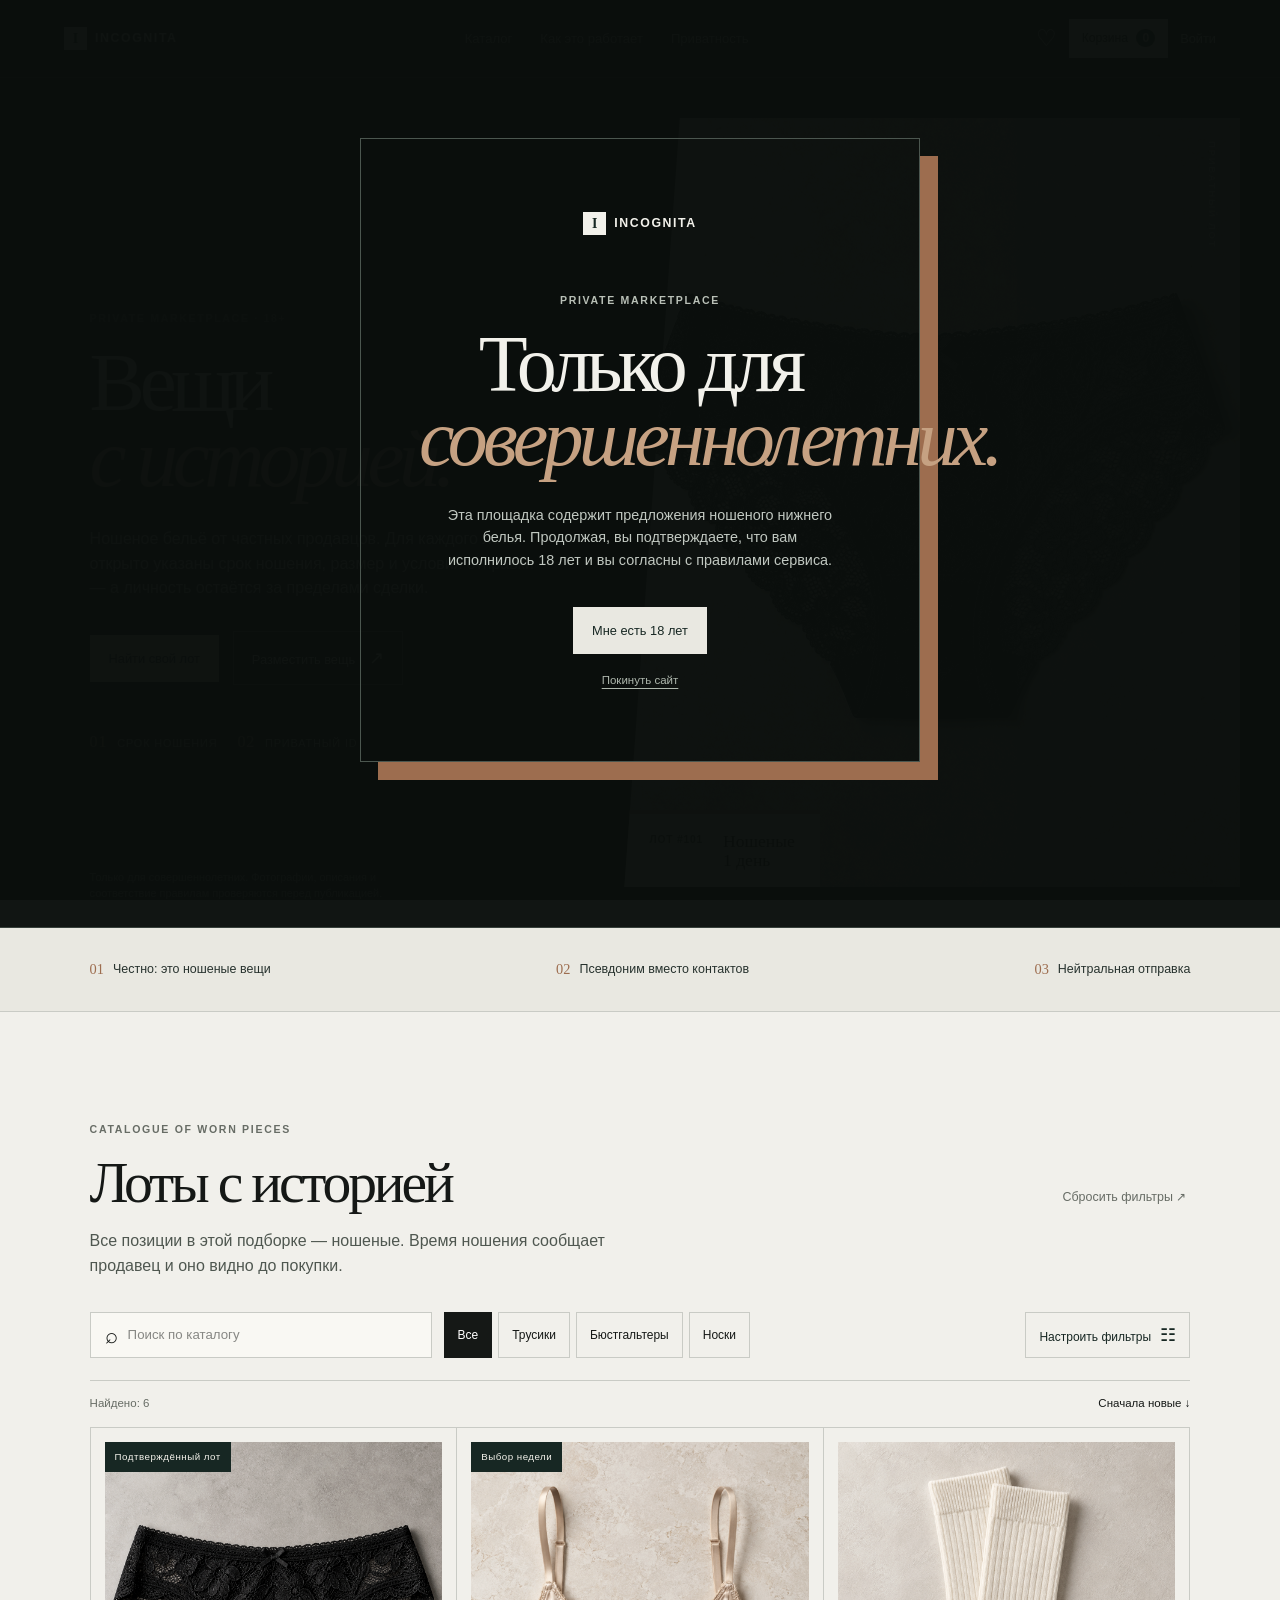
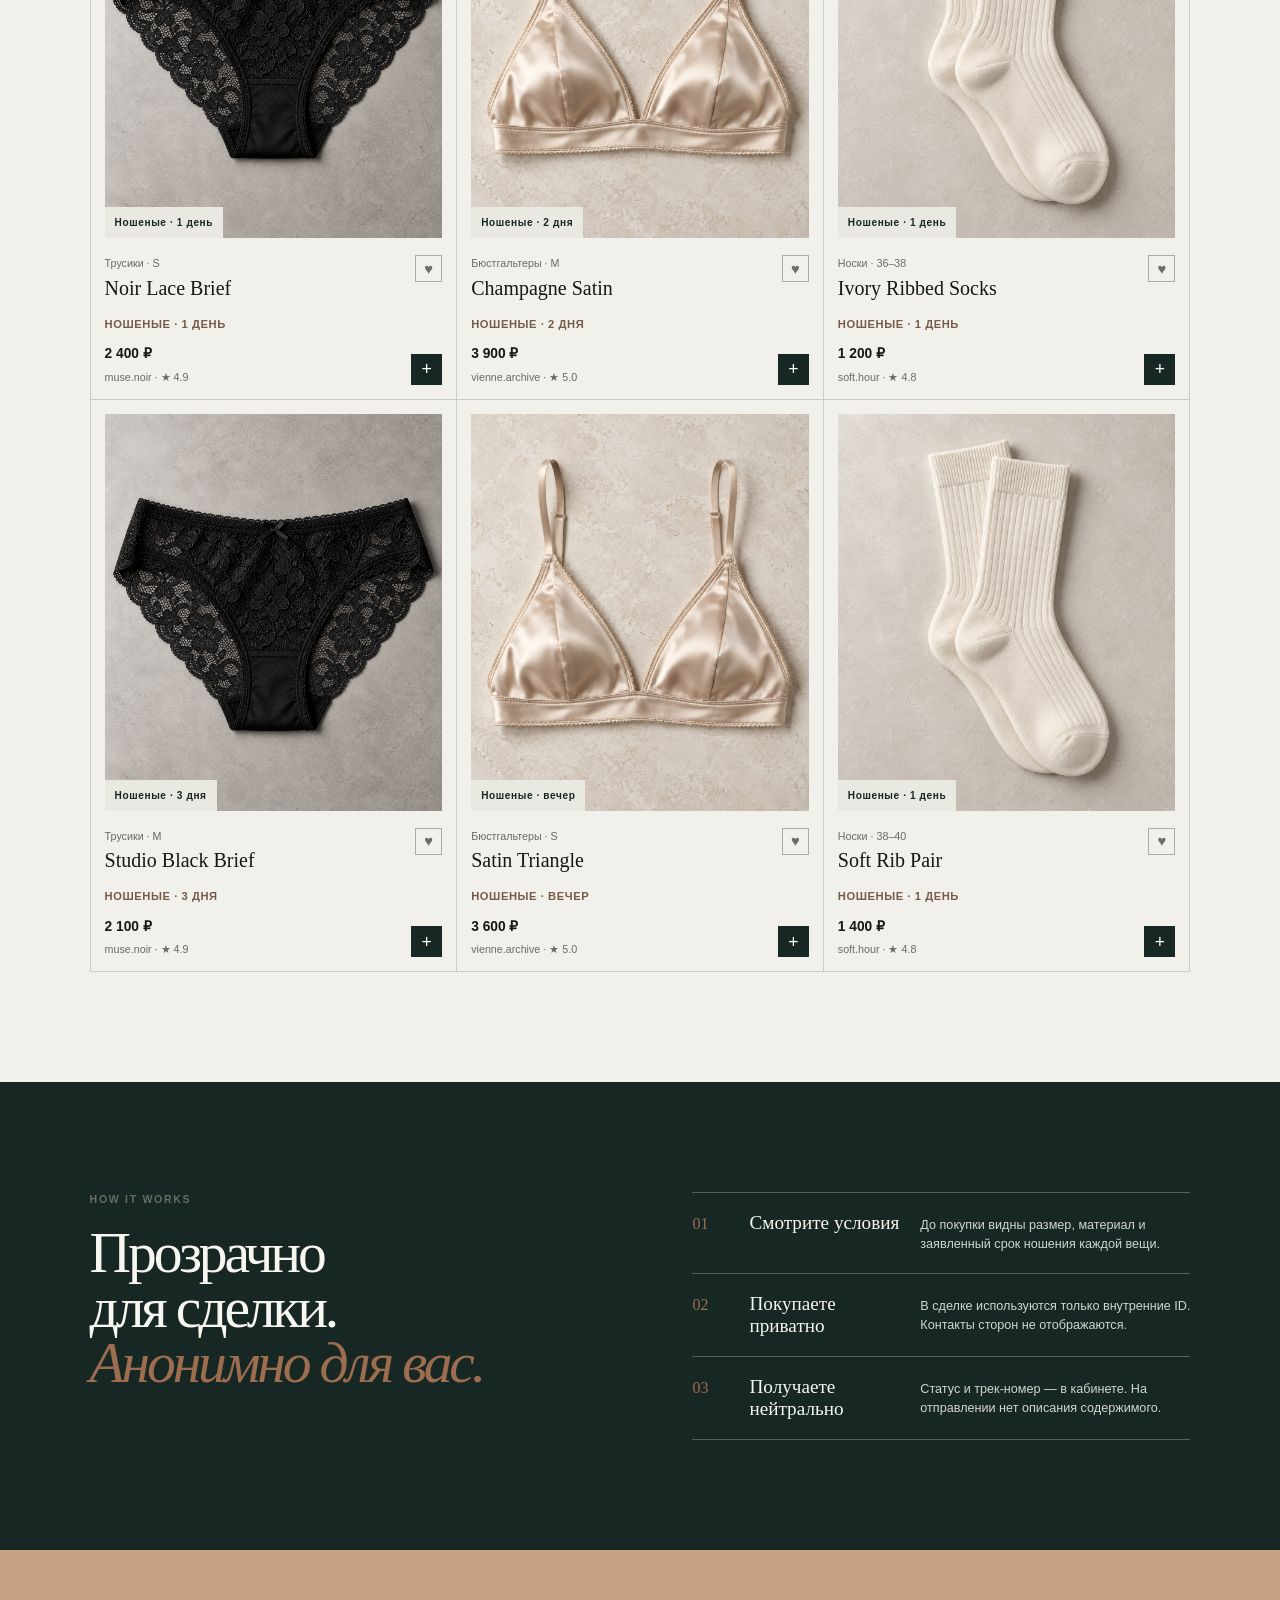
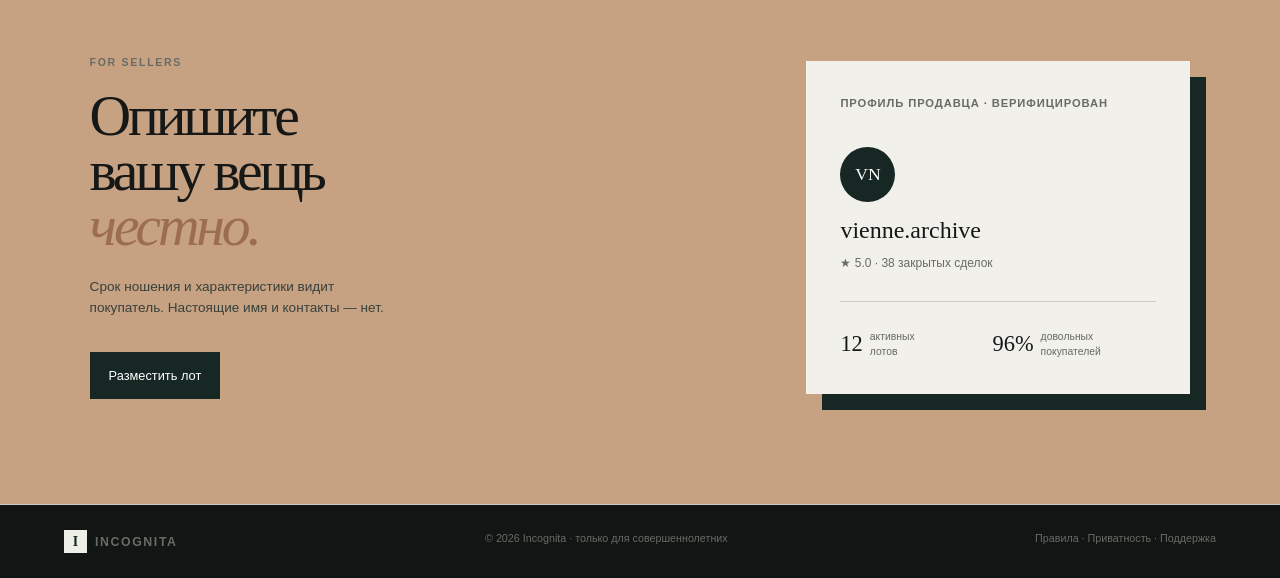
<file: index.html>
<!DOCTYPE html><html lang="ru"><head><meta charSet="utf-8"/><meta name="viewport" content="width=device-width, initial-scale=1"/><link rel="stylesheet" href="/_next/static/css/index.CmVcNhBQ.css" data-rsc-css-href="/_next/static/css/index.CmVcNhBQ.css" data-precedence="vite-rsc/importer-resources"/><link rel="modulepreload" fetchPriority="low" href="/_next/static/chunks/index-2G8L-bFI.js"/><script src="/_next/static/chunks/rolldown-runtime-C60lm6uB.js" type="module" async=""></script><script src="/_next/static/chunks/framework-D_rUT4EX.js" type="module" async=""></script><link rel="modulepreload" href="/_next/static/chunks/layout-segment-context-CDnFYkPY.js" crossorigin=""/><link rel="modulepreload" href="/_next/static/chunks/page-f1mQorHF.js" crossorigin=""/><title>Incognita — private marketplace</title><meta name="description" content="Закрытая площадка для приватной покупки и продажи вещей."/><link rel="shortcut icon" href="/favicon-thong.svg"/><link rel="icon" href="/favicon-thong.svg"/><script>Object.assign(((self[Symbol.for("vinext.navigationRuntime")]??={bootstrap:{routeManifest:null},functions:{}}).bootstrap.rsc??={rsc:[]}),{params:{},nav:{"pathname":"/","searchParams":[]}})</script><link rel="modulepreload" href="/_next/static/chunks/index-2G8L-bFI.js" />
</head><body><main><section class="age-gate" role="dialog" aria-modal="true" aria-labelledby="age-title"><div class="age-card"><span class="brand"><span class="brand-mark">I</span> INCOGNITA</span><p class="eyebrow">PRIVATE MARKETPLACE</p><h1 id="age-title">Только для<br/><em>совершеннолетних.</em></h1><p>Эта площадка содержит предложения ношеного нижнего белья. Продолжая, вы подтверждаете, что вам исполнилось 18 лет и вы согласны с правилами сервиса.</p><button class="button primary">Мне есть 18 лет</button><a href="https://www.google.com/" class="age-exit">Покинуть сайт</a></div></section><header class="topbar"><button class="brand" aria-label="На главную"><span class="brand-mark">I</span><span>INCOGNITA</span></button><nav class="desktop-nav" aria-label="Главное меню"><a href="#catalog">Каталог</a><a href="#how">Как это работает</a><a href="#safety">Приватность</a></nav><div class="header-actions"><button class="icon-button" aria-label="Избранное">♡<i></i></button><button class="cart-button">Корзина <b>0</b></button><button class="signin">Войти</button></div></header><section class="hero"><div class="hero-copy"><p class="eyebrow">PRIVATE MARKETPLACE · 18+</p><h1>Вещи<br/><em>с историей.</em></h1><p class="hero-text">Ношеное бельё от частных продавцов. Для каждого лота открыто указаны срок ношения, размер и условия отправки — а личность остаётся за пределами сделки.</p><div class="hero-actions"><a class="button primary" href="#catalog">Найти свой лот</a><button class="button quiet">Разместить вещь <span>↗</span></button></div><div class="hero-facts"><span><b>01</b> срок ношения</span><span><b>02</b> приватный ID</span></div></div><div class="hero-visual" aria-label="Лот недели"><img src="/products/noir-lace.png" alt="Чёрные кружевные трусы, выставленные отдельным лотом"/><div class="visual-tag"><span>ЛОТ #101</span><strong>Ношеные<br/>1 день</strong></div></div><p class="hero-note">Только для совершеннолетних. Фотографии, описания и соответствие правилам проверяются перед публикацией.</p></section><section class="trust-strip" id="safety"><span><b>01</b> Честно: это ношеные вещи</span><span><b>02</b> Псевдоним вместо контактов</span><span><b>03</b> Нейтральная отправка</span></section><section class="catalog-section" id="catalog"><div class="section-heading"><div><p class="eyebrow">CATALOGUE OF WORN PIECES</p><h2>Лоты с историей</h2></div><button class="text-link">Сбросить фильтры ↗</button></div><p class="catalog-intro">Все позиции в этой подборке — ношеные. Время ношения сообщает продавец и оно видно до покупки.</p><div class="catalog-tools"><label class="search"><span>⌕</span><input placeholder="Поиск по каталогу" aria-label="Поиск по каталогу" value=""/></label><div class="chips" role="group" aria-label="Категория"><button class="active">Все</button><button class="">Трусики</button><button class="">Бюстгальтеры</button><button class="">Носки</button></div><button class="filter-button">Настроить фильтры <span>☷</span></button></div><div class="catalog-meta"><span>Найдено: <!-- -->6</span><button>Сначала новые ↓</button></div><div class="product-grid"><article class="product-card"><button class="photo-button" aria-label="Открыть Noir Lace Brief"><img src="/products/noir-lace.png" alt="Noir Lace Brief"/><span class="badge">Подтверждённый лот</span><span class="wear-stamp">Ношеные · 1 день</span></button><div class="card-copy"><div class="card-head"><div><p>Трусики<!-- --> · <!-- -->S</p><h3>Noir Lace Brief</h3></div><button class="heart" aria-label="Добавить в избранное">♥</button></div><p class="wear-line">Ношеные · 1 день</p><div class="product-bottom"><div><strong>2 400<!-- --> ₽</strong><span>muse.noir<!-- --> · ★ <!-- -->4.9</span></div><button class="plus" aria-label="Добавить в корзину">+</button></div></div></article><article class="product-card"><button class="photo-button" aria-label="Открыть Champagne Satin"><img src="/products/champagne-satin.png" alt="Champagne Satin"/><span class="badge">Выбор недели</span><span class="wear-stamp">Ношеные · 2 дня</span></button><div class="card-copy"><div class="card-head"><div><p>Бюстгальтеры<!-- --> · <!-- -->M</p><h3>Champagne Satin</h3></div><button class="heart" aria-label="Добавить в избранное">♥</button></div><p class="wear-line">Ношеные · 2 дня</p><div class="product-bottom"><div><strong>3 900<!-- --> ₽</strong><span>vienne.archive<!-- --> · ★ <!-- -->5.0</span></div><button class="plus" aria-label="Добавить в корзину">+</button></div></div></article><article class="product-card"><button class="photo-button" aria-label="Открыть Ivory Ribbed Socks"><img src="/products/ivory-socks.png" alt="Ivory Ribbed Socks"/><span class="wear-stamp">Ношеные · 1 день</span></button><div class="card-copy"><div class="card-head"><div><p>Носки<!-- --> · <!-- -->36–38</p><h3>Ivory Ribbed Socks</h3></div><button class="heart" aria-label="Добавить в избранное">♥</button></div><p class="wear-line">Ношеные · 1 день</p><div class="product-bottom"><div><strong>1 200<!-- --> ₽</strong><span>soft.hour<!-- --> · ★ <!-- -->4.8</span></div><button class="plus" aria-label="Добавить в корзину">+</button></div></div></article><article class="product-card"><button class="photo-button" aria-label="Открыть Studio Black Brief"><img src="/products/noir-lace.png" alt="Studio Black Brief"/><span class="wear-stamp">Ношеные · 3 дня</span></button><div class="card-copy"><div class="card-head"><div><p>Трусики<!-- --> · <!-- -->M</p><h3>Studio Black Brief</h3></div><button class="heart" aria-label="Добавить в избранное">♥</button></div><p class="wear-line">Ношеные · 3 дня</p><div class="product-bottom"><div><strong>2 100<!-- --> ₽</strong><span>muse.noir<!-- --> · ★ <!-- -->4.9</span></div><button class="plus" aria-label="Добавить в корзину">+</button></div></div></article><article class="product-card"><button class="photo-button" aria-label="Открыть Satin Triangle"><img src="/products/champagne-satin.png" alt="Satin Triangle"/><span class="wear-stamp">Ношеные · вечер</span></button><div class="card-copy"><div class="card-head"><div><p>Бюстгальтеры<!-- --> · <!-- -->S</p><h3>Satin Triangle</h3></div><button class="heart" aria-label="Добавить в избранное">♥</button></div><p class="wear-line">Ношеные · вечер</p><div class="product-bottom"><div><strong>3 600<!-- --> ₽</strong><span>vienne.archive<!-- --> · ★ <!-- -->5.0</span></div><button class="plus" aria-label="Добавить в корзину">+</button></div></div></article><article class="product-card"><button class="photo-button" aria-label="Открыть Soft Rib Pair"><img src="/products/ivory-socks.png" alt="Soft Rib Pair"/><span class="wear-stamp">Ношеные · 1 день</span></button><div class="card-copy"><div class="card-head"><div><p>Носки<!-- --> · <!-- -->38–40</p><h3>Soft Rib Pair</h3></div><button class="heart" aria-label="Добавить в избранное">♥</button></div><p class="wear-line">Ношеные · 1 день</p><div class="product-bottom"><div><strong>1 400<!-- --> ₽</strong><span>soft.hour<!-- --> · ★ <!-- -->4.8</span></div><button class="plus" aria-label="Добавить в корзину">+</button></div></div></article></div></section><section class="how" id="how"><div><p class="eyebrow">HOW IT WORKS</p><h2>Прозрачно<br/>для сделки.<br/><em>Анонимно для вас.</em></h2></div><div class="steps"><article><span>01</span><h3>Смотрите условия</h3><p>До покупки видны размер, материал и заявленный срок ношения каждой вещи.</p></article><article><span>02</span><h3>Покупаете приватно</h3><p>В сделке используются только внутренние ID. Контакты сторон не отображаются.</p></article><article><span>03</span><h3>Получаете нейтрально</h3><p>Статус и трек-номер — в кабинете. На отправлении нет описания содержимого.</p></article></div></section><section class="sellers"><div class="seller-intro"><p class="eyebrow">FOR SELLERS</p><h2>Опишите<br/>вашу вещь<br/><em>честно.</em></h2><p class="seller-lead">Срок ношения и характеристики видит покупатель. Настоящие имя и контакты — нет.</p><button class="button primary">Разместить лот</button></div><div class="seller-card"><p>Профиль продавца · верифицирован</p><div class="seller-avatar">VN</div><h3>vienne.archive</h3><span>★ 5.0 · 38 закрытых сделок</span><hr/><div><b>12</b><small>активных<br/>лотов</small><b>96%</b><small>довольных<br/>покупателей</small></div></div></section><footer><span class="brand"><span class="brand-mark">I</span> INCOGNITA</span><span>© 2026 Incognita · только для совершеннолетних</span><span>Правила · Приватность · Поддержка</span></footer><nav class="mobile-nav" aria-label="Навигация"><button>⌂<span>Главная</span></button><button>⌕<span>Каталог</span></button><button>♡<span>Избранное</span></button><button>◉<span>Профиль</span></button></nav></main><script type="module" src="/_next/static/chunks/index-2G8L-bFI.js" id="_R_" async=""></script><script>((self[Symbol.for("vinext.navigationRuntime")]??={bootstrap:{routeManifest:null},functions:{}}).bootstrap.rsc??={rsc:[]}).rsc.push("2:I[\"8c0f216c4604\",[],\"Children\",1]\n")</script><script>((self[Symbol.for("vinext.navigationRuntime")]??={bootstrap:{routeManifest:null},functions:{}}).bootstrap.rsc??={rsc:[]}).rsc.push("3:I[\"593f344dc510\",[],\"GlobalErrorBoundary\",1]\n")</script><script>((self[Symbol.for("vinext.navigationRuntime")]??={bootstrap:{routeManifest:null},functions:{}}).bootstrap.rsc??={rsc:[]}).rsc.push("4:I[\"0b874ad30386\",[],\"default\",1]\n")</script><script>((self[Symbol.for("vinext.navigationRuntime")]??={bootstrap:{routeManifest:null},functions:{}}).bootstrap.rsc??={rsc:[]}).rsc.push("5:I[\"593f344dc510\",[],\"ErrorBoundary\",1]\n")</script><script>((self[Symbol.for("vinext.navigationRuntime")]??={bootstrap:{routeManifest:null},functions:{}}).bootstrap.rsc??={rsc:[]}).rsc.push("6:I[\"15c18cfaeeff\",[],\"LayoutSegmentProvider\",1]\n")</script><script>((self[Symbol.for("vinext.navigationRuntime")]??={bootstrap:{routeManifest:null},functions:{}}).bootstrap.rsc??={rsc:[]}).rsc.push("7:I[\"8c0f216c4604\",[],\"Slot\",1]\n")</script><script>((self[Symbol.for("vinext.navigationRuntime")]??={bootstrap:{routeManifest:null},functions:{}}).bootstrap.rsc??={rsc:[]}).rsc.push("8:I[\"593f344dc510\",[],\"NotFoundBoundary\",1]\n")</script><script>((self[Symbol.for("vinext.navigationRuntime")]??={bootstrap:{routeManifest:null},functions:{}}).bootstrap.rsc??={rsc:[]}).rsc.push("9:I[\"9276801271d6\",[],\"AppRouterScrollTarget\",1]\n")</script><script>((self[Symbol.for("vinext.navigationRuntime")]??={bootstrap:{routeManifest:null},functions:{}}).bootstrap.rsc??={rsc:[]}).rsc.push("a:I[\"593f344dc510\",[],\"RedirectBoundary\",1]\n")</script><script>((self[Symbol.for("vinext.navigationRuntime")]??={bootstrap:{routeManifest:null},functions:{}}).bootstrap.rsc??={rsc:[]}).rsc.push(":HL[\"/_next/static/css/index.CmVcNhBQ.css\",\"style\"     ]\n")</script><script>((self[Symbol.for("vinext.navigationRuntime")]??={bootstrap:{routeManifest:null},functions:{}}).bootstrap.rsc??={rsc:[]}).rsc.push("0:{\"page:/\":\"$L1\",\"layout:/\":[[[\"$\",\"link\",\"css:/_next/static/css/index.CmVcNhBQ.css\",{\"rel\":\"stylesheet\",\"precedence\":\"vite-rsc/importer-resources\",\"href\":\"/_next/static/css/index.CmVcNhBQ.css\",\"data-rsc-css-href\":\"/_next/static/css/index.CmVcNhBQ.css\"}],\"$undefined\"],[\"$\",\"html\",null,{\"lang\":\"ru\",\"children\":[\"$\",\"body\",null,{\"children\":[\"$\",\"$L2\",null,{}]}]}]],\"route:/\":[[[\"$\",\"meta\",null,{\"charSet\":\"utf-8\"}],[[\"$\",\"title\",\"0\",{\"children\":\"Incognita — private marketplace\"}],[\"$\",\"meta\",\"1\",{\"name\":\"description\",\"content\":\"Закрытая площадка для приватной покупки и продажи вещей.\"}],[\"$\",\"link\",\"2\",{\"data-vinext-streamed-icon\":\"$undefined\",\"rel\":\"shortcut icon\",\"href\":\"/favicon-thong.svg\",\"type\":\"$undefined\",\"sizes\":\"$undefined\",\"color\":\"$undefined\",\"media\":\"$undefined\",\"fetchPriority\":\"$undefined\"}],[\"$\",\"link\",\"3\",{\"data-vinext-streamed-icon\":\"$undefined\",\"rel\":\"icon\",\"href\":\"/favicon-thong.svg\",\"type\":\"$undefined\",\"sizes\":\"$undefined\",\"color\":\"$undefined\",\"media\":\"$undefined\",\"fetchPriority\":\"$undefined\"}]],[[\"$\",\"meta\",\"0\",{\"name\":\"viewport\",\"content\":\"width=device-width, initial-scale=1\"}]]],[\"$\",\"$L3\",null,{\"fallback\":\"$4\",\"children\":[\"$\",\"$L5\",null,{\"fallback\":\"$4\",\"children\":[\"$\",\"$L6\",null,{\"providerId\":\"layout:/\",\"segmentMap\":{\"children\":[]},\"children\":[\"$\",\"$L7\",null,{\"id\":\"layout:/\",\"parallelSlots\":\"$undefined\",\"children\":[\"$\",\"$L8\",null,{\"resetKey\":\"\",\"fallback\":[[\"$\",\"title\",null,{\"children\":\"404: This page could not be found.\"}],[\"$\",\"div\",null,{\"style\":{\"fontFamily\":\"system-ui,\\\"Segoe UI\\\",Roboto,Helvetica,Arial,sans-serif,\\\"Apple Color Emoji\\\",\\\"Segoe UI Emoji\\\"\",\"height\":\"100vh\",\"textAlign\":\"center\",\"display\":\"flex\",\"flexDirection\":\"column\",\"alignItems\":\"center\",\"justifyContent\":\"center\"},\"children\":[\"$\",\"div\",null,{\"children\":[[\"$\",\"style\",null,{\"dangerouslySetInnerHTML\":{\"__html\":\"body{color:#000;background:#fff;margin:0}.next-error-h1{border-right:1px solid rgba(0,0,0,.3)}@media (prefers-color-scheme:dark){body{color:#fff;background:#000}.next-error-h1{border-right:1px solid rgba(255,255,255,.3)}}\"}}],[\"$\",\"h1\",null,{\"className\":\"next-error-h1\",\"style\":{\"display\":\"inline-block\",\"margin\":\"0 20px 0 0\",\"padding\":\"0 23px 0 0\",\"fontSize\":24,\"fontWeight\":500,\"verticalAlign\":\"top\",\"lineHeight\":\"49px\"},\"children\":404}],[\"$\",\"div\",null,{\"style\":{\"display\":\"inline-block\"},\"children\":[\"$\",\"h2\",null,{\"style\":{\"fontSize\":14,\"fontWeight\":400,\"lineHeight\":\"49px\",\"margin\":0},\"children\":\"This page could not be found.\"}]}]]}]}]],\"children\":[\"$\",\"$L9\",null,{\"children\":[\"$\",\"$La\",null,{\"children\":[[\"$\",\"$L6\",null,{\"providerId\":\"page:/\",\"segmentMap\":{\"children\":[\"__PAGE__\"]},\"children\":[\"$\",\"$L7\",null,{\"id\":\"page:/\"}]}],null]}]}]}]}]}]}]}],null,null],\"__route\":\"route:/\",\"__interceptionContext\":null,\"__layoutIds\":[\"layout:/\"],\"__rootLayout\":\"/\",\"__bfcacheSegmentIdentities\":{\"layout:/\":\"[\\\"layout\\\",\\\"layout:/\\\",\\\"root-boundary:/\\\",\\\"\\\"]\",\"page:/\":\"[\\\"page\\\",\\\"page:/\\\",\\\"root-boundary:/\\\",\\\"\\\"]\"},\"__srcPage\":[\"page\"],\"__layoutFlags\":{\"layout:/\":\"s\"},\"__artifactCompatibility\":{\"schemaVersion\":1,\"graphVersion\":\"app-route-graph:1177fd80f83fa7b0\",\"deploymentVersion\":\"a04757fd-c9ef-405b-9695-2850f7e9366b\",\"appElementsSchemaVersion\":1,\"rscPayloadSchemaVersion\":1,\"rootBoundaryId\":\"/\",\"renderEpoch\":null}}\n")</script><script>((self[Symbol.for("vinext.navigationRuntime")]??={bootstrap:{routeManifest:null},functions:{}}).bootstrap.rsc??={rsc:[]}).rsc.push("b:I[\"6efdf509a785\",[],\"default\",1]\n")</script><script>((self[Symbol.for("vinext.navigationRuntime")]??={bootstrap:{routeManifest:null},functions:{}}).bootstrap.rsc??={rsc:[]}).rsc.push("1:[\"$\",\"$Lb\",null,{\"params\":\"$@c\",\"searchParams\":\"$@d\"}]\n")</script><script>((self[Symbol.for("vinext.navigationRuntime")]??={bootstrap:{routeManifest:null},functions:{}}).bootstrap.rsc??={rsc:[]}).rsc.push("c:{}\n")</script><script>((self[Symbol.for("vinext.navigationRuntime")]??={bootstrap:{routeManifest:null},functions:{}}).bootstrap.rsc??={rsc:[]}).rsc.push("d:{}\n")</script><script>Object.assign(((self[Symbol.for("vinext.navigationRuntime")]??={bootstrap:{routeManifest:null},functions:{}}).bootstrap.rsc??={rsc:[]}),{"initialCacheKind":"dynamic"});((self[Symbol.for("vinext.navigationRuntime")]??={bootstrap:{routeManifest:null},functions:{}}).bootstrap.rsc??={rsc:[]}).done=true</script></body></html>
</file>
